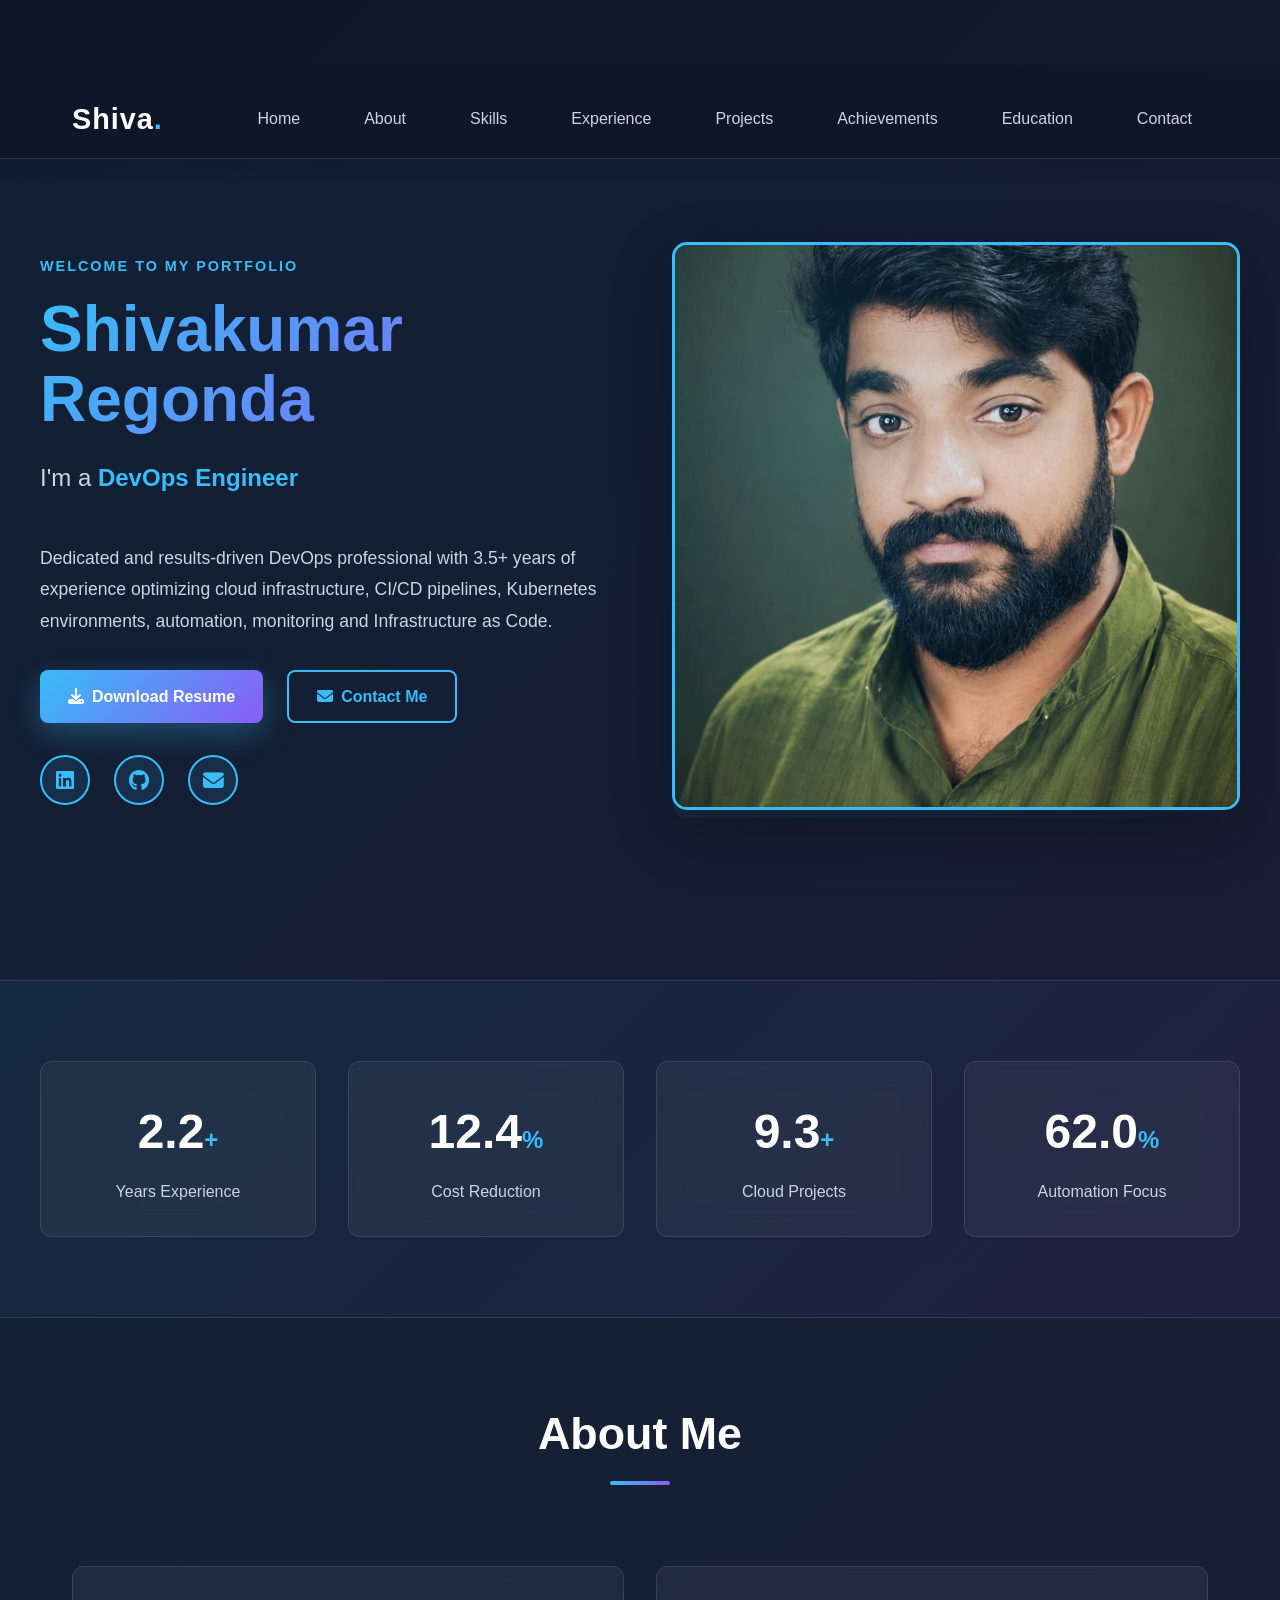
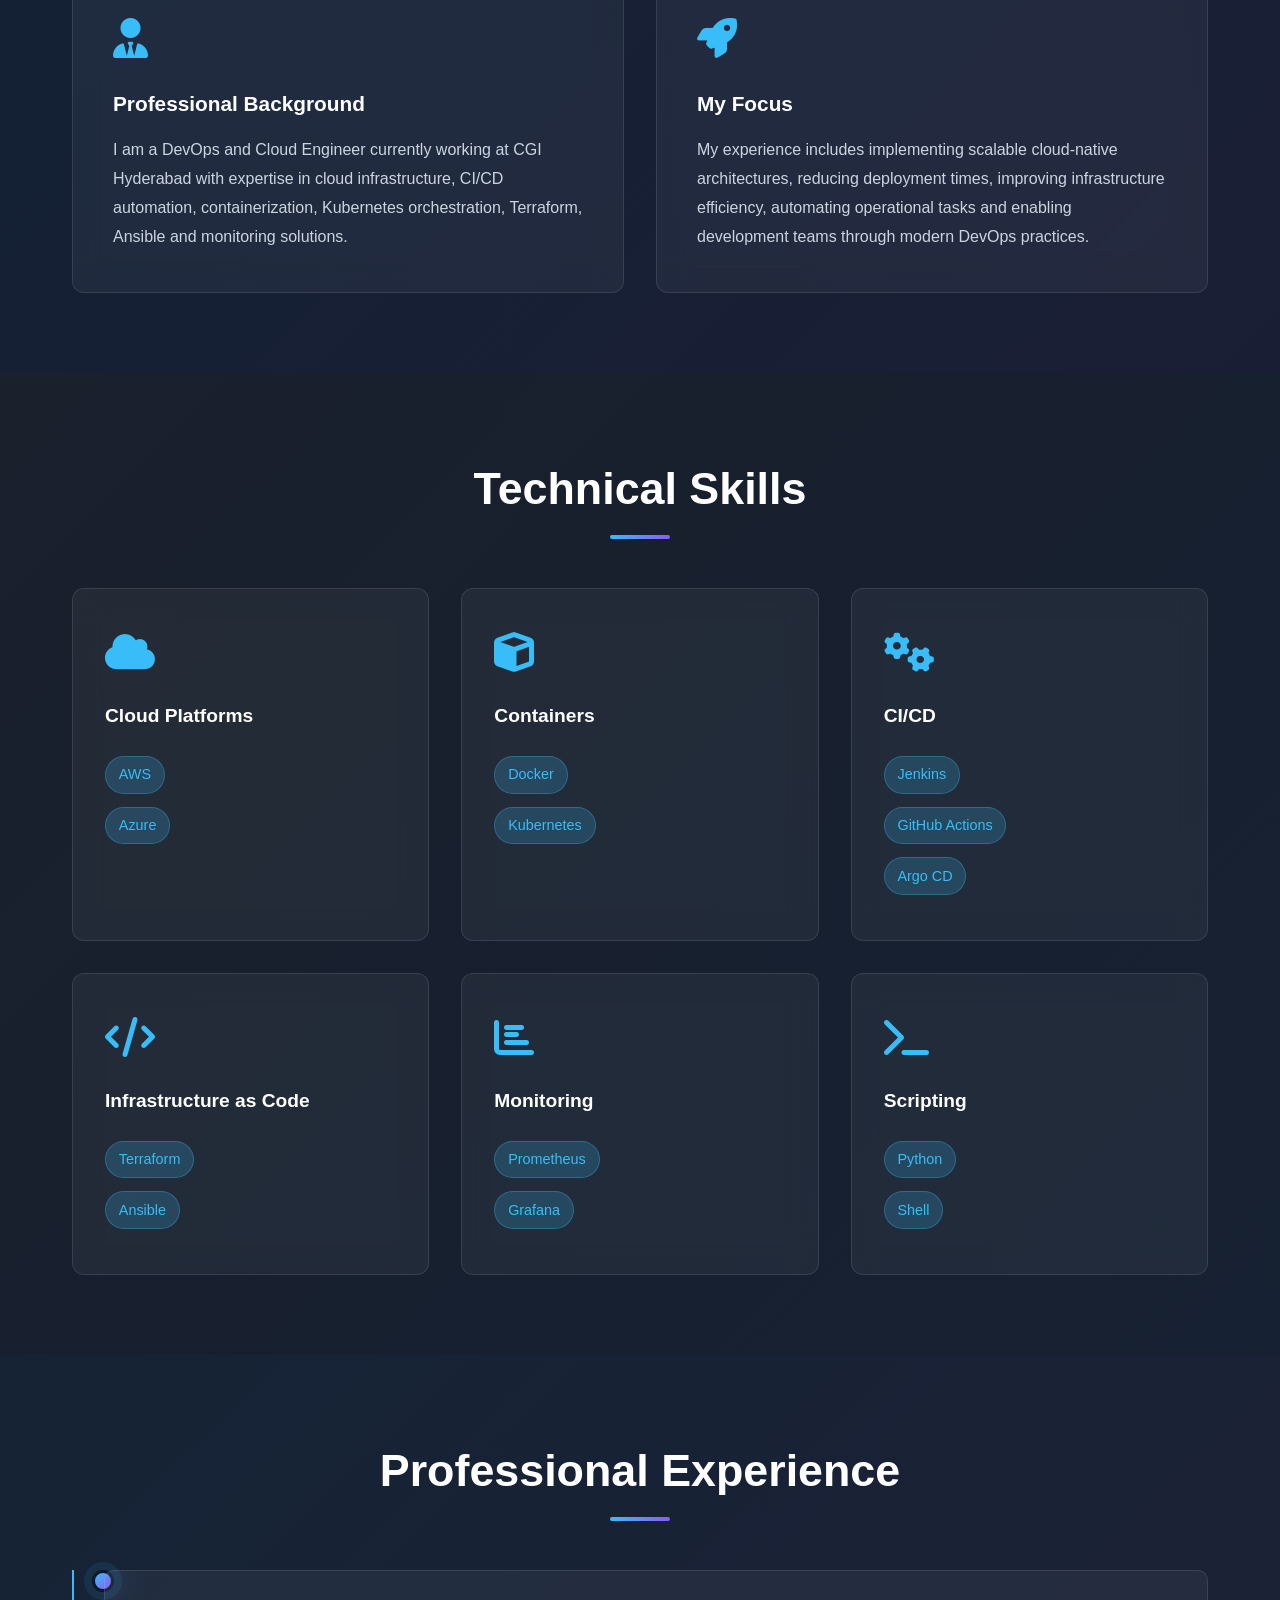
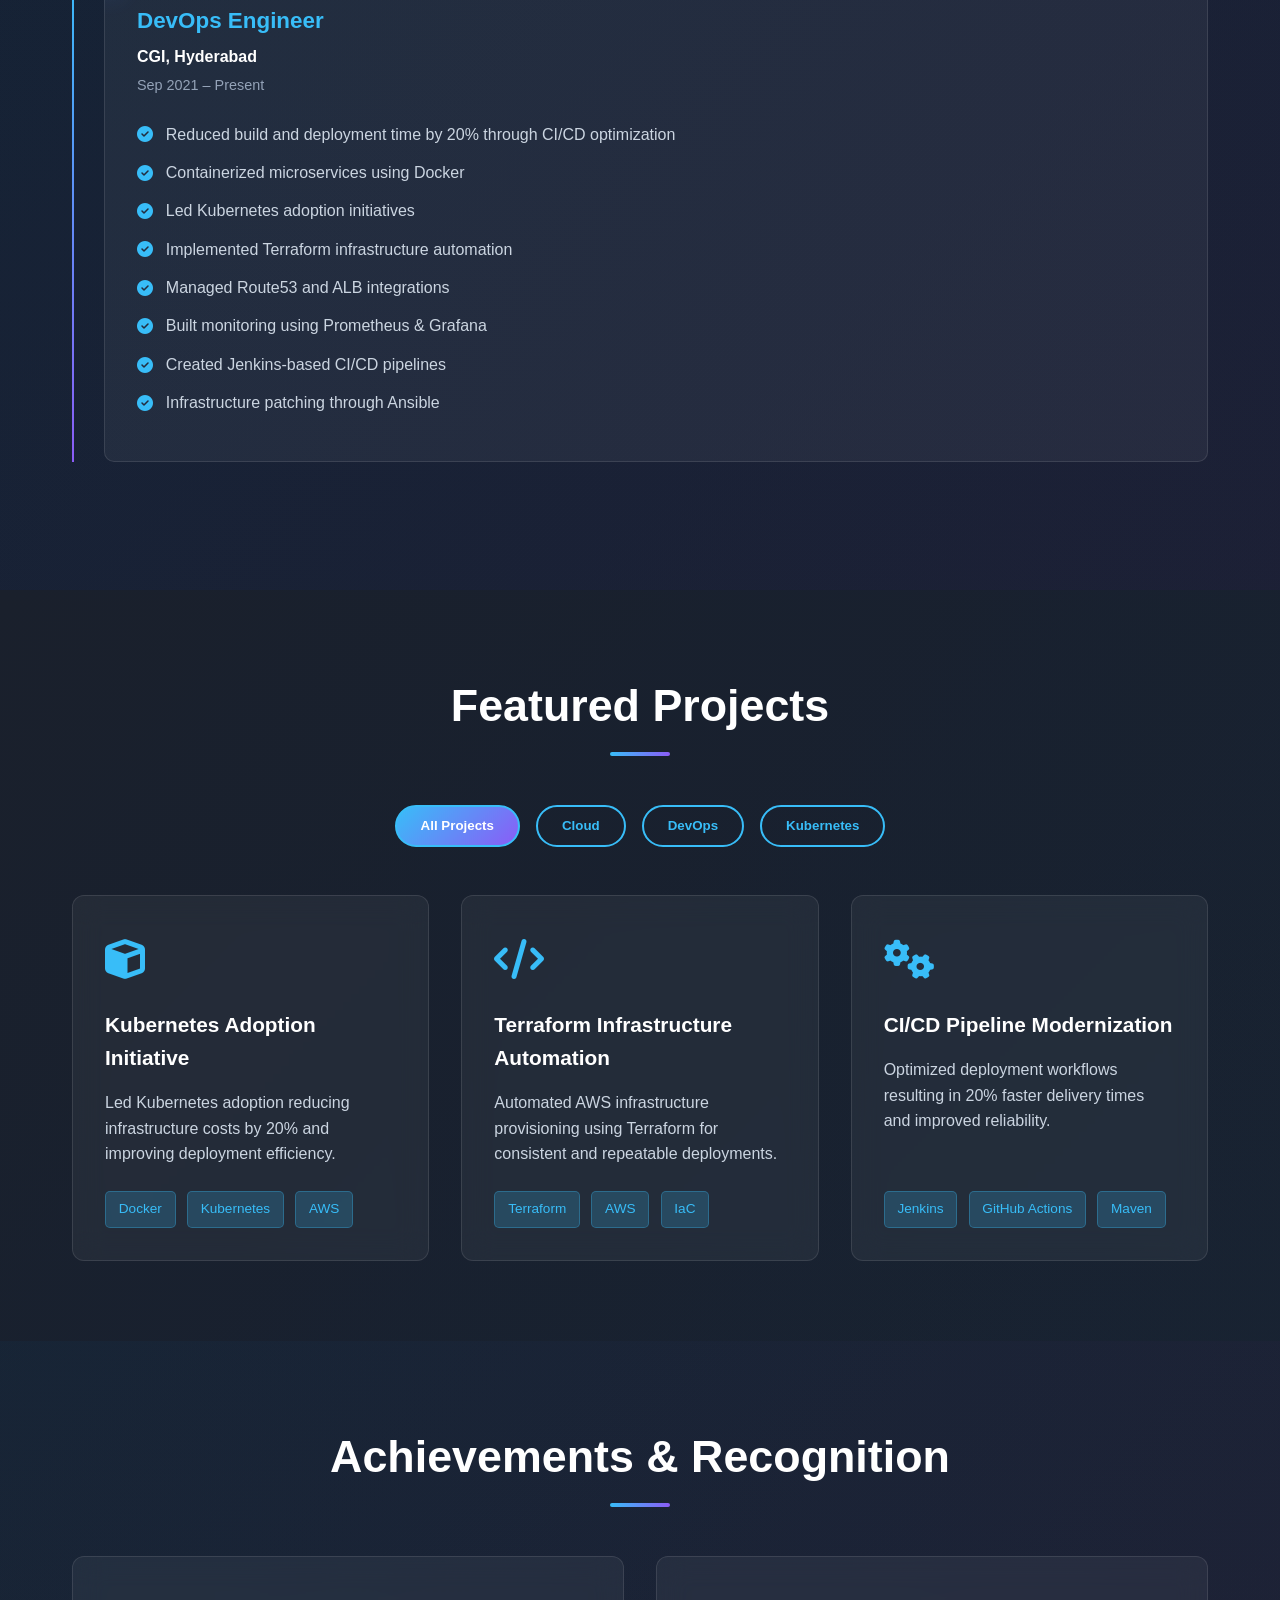
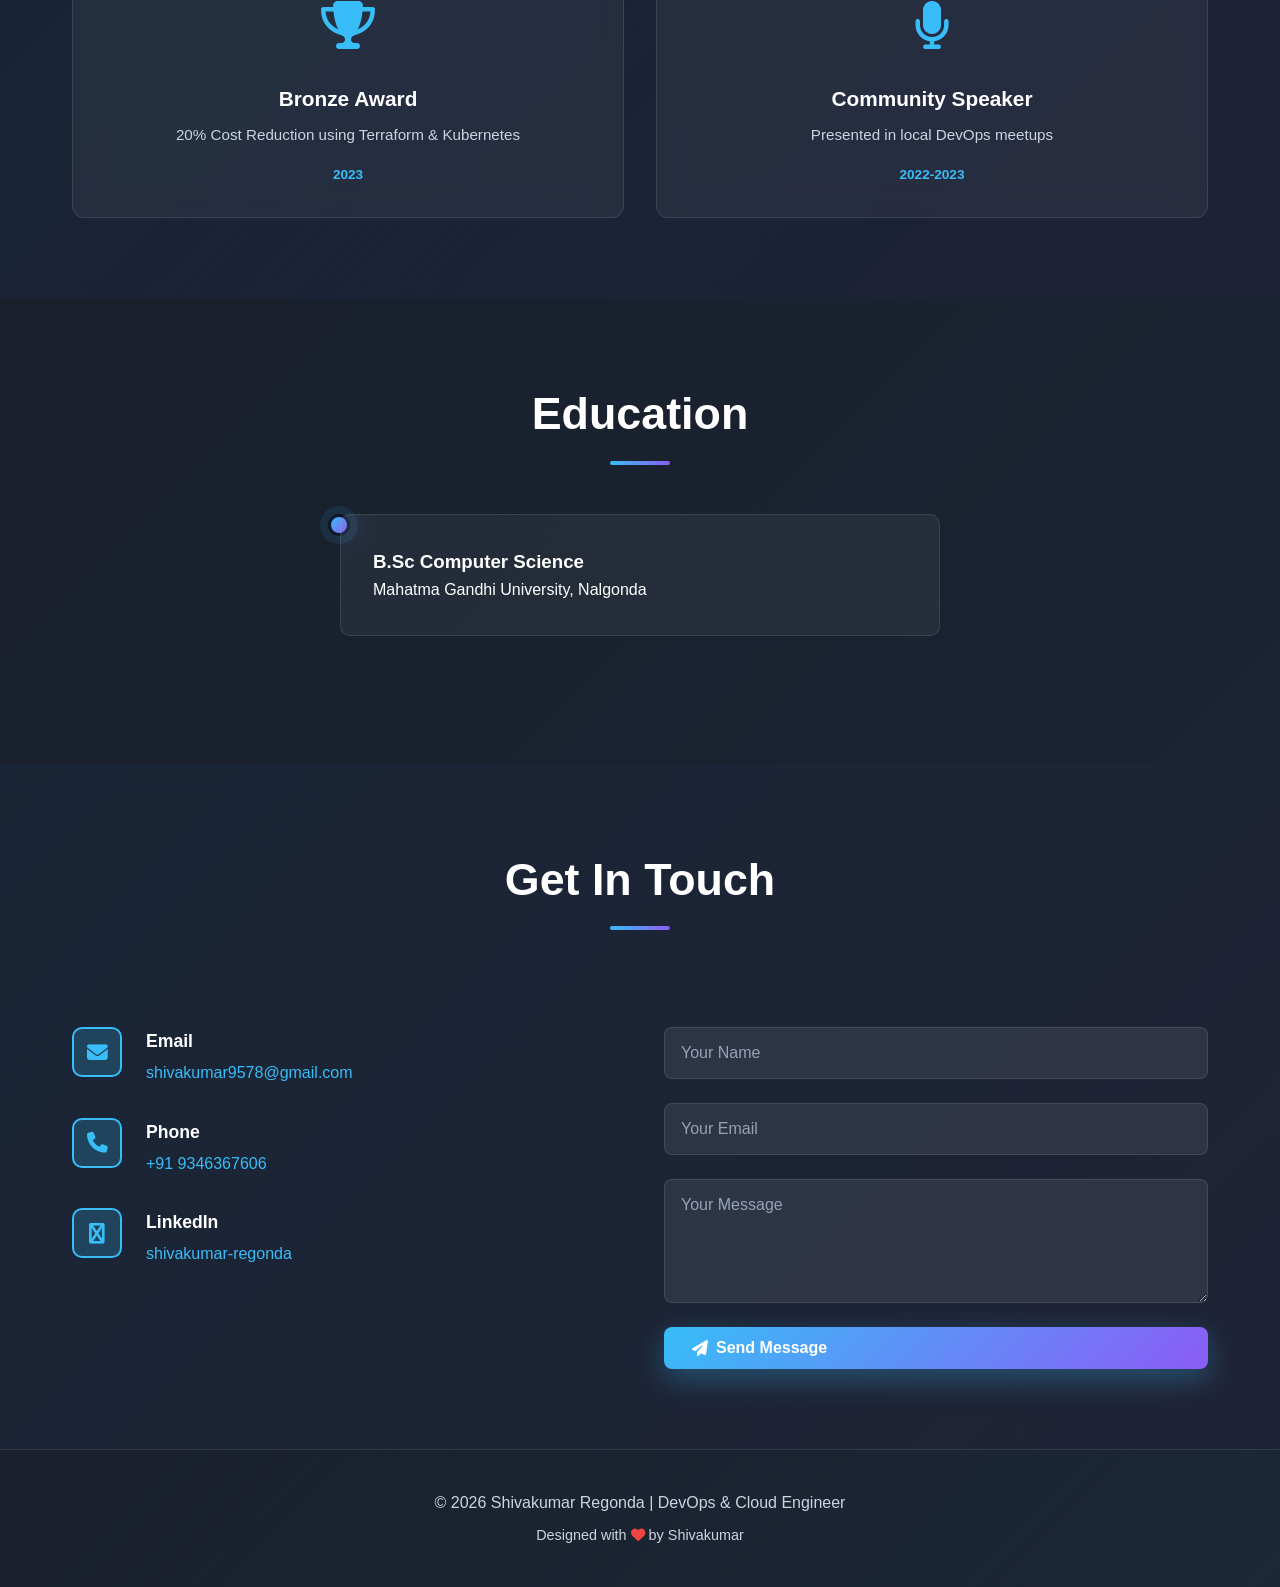
<file: index.html>
<!DOCTYPE html>
<html lang="en">
<head>
<meta charset="UTF-8">
<meta name="viewport" content="width=device-width, initial-scale=1.0">
<meta name="theme-color" content="#0f172a">

<title>Shivakumar Regonda | DevOps & Cloud Engineer</title>

<meta name="description" content="DevOps & Cloud Engineer with 3.5+ years experience in AWS, Azure, Kubernetes, Terraform, Docker, Jenkins and Cloud Infrastructure.">
<meta name="keywords" content="DevOps, Cloud Engineer, AWS, Azure, Kubernetes, Terraform, Docker, Jenkins">
<meta name="author" content="Shivakumar Regonda">

<link rel="stylesheet" href="style.css">
<link rel="stylesheet" href="https://cdnjs.cloudflare.com/ajax/libs/font-awesome/6.5.1/css/all.min.css">
</head>

<body>

<header class="header">
<nav class="navbar">
<div class="nav-container">
<div class="logo">
Shiva<span class="dot">.</span>
</div>

<ul class="nav-links" id="navLinks">
<li><a href="#home" class="nav-link">Home</a></li>
<li><a href="#about" class="nav-link">About</a></li>
<li><a href="#skills" class="nav-link">Skills</a></li>
<li><a href="#experience" class="nav-link">Experience</a></li>
<li><a href="#projects" class="nav-link">Projects</a></li>
<li><a href="#certifications" class="nav-link">Achievements</a></li>
<li><a href="#education" class="nav-link">Education</a></li>
<li><a href="#contact" class="nav-link">Contact</a></li>
</ul>

<div class="menu-toggle" id="menuToggle">
<i class="fas fa-bars"></i>
</div>
</div>
</nav>
</header>

<section id="home" class="hero">
<div class="hero-container">
<div class="hero-content">
<div class="greeting">Welcome to my portfolio</div>
<h1 class="hero-title">Shivakumar Regonda</h1>

<div class="role-container">
<h2 class="hero-subtitle">I'm a <span id="typing" class="typing-text"></span></h2>
</div>

<p class="hero-description">
Dedicated and results-driven DevOps professional with 3.5+ years of experience
optimizing cloud infrastructure, CI/CD pipelines, Kubernetes environments,
automation, monitoring and Infrastructure as Code.
</p>

<div class="hero-buttons">
<a href="assets/resume.pdf" download="resume.pdf" class="btn btn-primary">
<i class="fas fa-download"></i> Download Resume
</a>
<a href="#contact" class="btn btn-secondary">
<i class="fas fa-envelope"></i> Contact Me
</a>
</div>

<div class="social-icons">
<a href="https://www.linkedin.com/in/shivakumar-regonda" target="_blank" rel="noopener" class="social-link" title="LinkedIn">
<i class="fab fa-linkedin"></i>
</a>
<a href="https://github.com" target="_blank" rel="noopener" class="social-link" title="GitHub">
<i class="fab fa-github"></i>
</a>
<a href="mailto:shivakumar9578@gmail.com" class="social-link" title="Email">
<i class="fas fa-envelope"></i>
</a>
</div>
</div>

<div class="hero-image-container">
<div class="image-frame">
<img src="assets/profile.jpg" alt="Shivakumar Regonda - DevOps Engineer" class="profile-image">
<div class="image-overlay"></div>
</div>
</div>
</div>
</section>

<section class="stats">
<div class="stats-container">
<div class="stat-card">
<div class="stat-number">
<span class="counter" data-target="3.5">0</span><span class="counter-unit">+</span>
</div>
<p class="stat-label">Years Experience</p>
</div>

<div class="stat-card">
<div class="stat-number">
<span class="counter" data-target="20">0</span><span class="counter-unit">%</span>
</div>
<p class="stat-label">Cost Reduction</p>
</div>

<div class="stat-card">
<div class="stat-number">
<span class="counter" data-target="15">0</span><span class="counter-unit">+</span>
</div>
<p class="stat-label">Cloud Projects</p>
</div>

<div class="stat-card">
<div class="stat-number">
<span class="counter" data-target="100">0</span><span class="counter-unit">%</span>
</div>
<p class="stat-label">Automation Focus</p>
</div>
</div>
</section>

<section id="about" class="about-section">
<div class="section-container">
<h2 class="section-title">About Me</h2>

<div class="about-content">
<div class="glass-card about-card">
<div class="card-icon">
<i class="fas fa-user-tie"></i>
</div>
<h3>Professional Background</h3>
<p>
I am a DevOps and Cloud Engineer currently working at CGI Hyderabad with expertise in cloud infrastructure, CI/CD automation, containerization, Kubernetes orchestration, Terraform, Ansible and monitoring solutions.
</p>
</div>

<div class="glass-card about-card">
<div class="card-icon">
<i class="fas fa-rocket"></i>
</div>
<h3>My Focus</h3>
<p>
My experience includes implementing scalable cloud-native architectures, reducing deployment times, improving infrastructure efficiency, automating operational tasks and enabling development teams through modern DevOps practices.
</p>
</div>
</div>
</div>
</section>

<section id="skills" class="skills-section">
<div class="section-container">
<h2 class="section-title">Technical Skills</h2>

<div class="skills-grid">

<div class="skill-card">
<div class="skill-icon">
<i class="fas fa-cloud"></i>
</div>
<h3>Cloud Platforms</h3>
<ul>
<li><span class="skill-badge">AWS</span></li>
<li><span class="skill-badge">Azure</span></li>
</ul>
</div>

<div class="skill-card">
<div class="skill-icon">
<i class="fas fa-cube"></i>
</div>
<h3>Containers</h3>
<ul>
<li><span class="skill-badge">Docker</span></li>
<li><span class="skill-badge">Kubernetes</span></li>
</ul>
</div>

<div class="skill-card">
<div class="skill-icon">
<i class="fas fa-cogs"></i>
</div>
<h3>CI/CD</h3>
<ul>
<li><span class="skill-badge">Jenkins</span></li>
<li><span class="skill-badge">GitHub Actions</span></li>
<li><span class="skill-badge">Argo CD</span></li>
</ul>
</div>

<div class="skill-card">
<div class="skill-icon">
<i class="fas fa-code"></i>
</div>
<h3>Infrastructure as Code</h3>
<ul>
<li><span class="skill-badge">Terraform</span></li>
<li><span class="skill-badge">Ansible</span></li>
</ul>
</div>

<div class="skill-card">
<div class="skill-icon">
<i class="fas fa-bar-chart"></i>
</div>
<h3>Monitoring</h3>
<ul>
<li><span class="skill-badge">Prometheus</span></li>
<li><span class="skill-badge">Grafana</span></li>
</ul>
</div>

<div class="skill-card">
<div class="skill-icon">
<i class="fas fa-terminal"></i>
</div>
<h3>Scripting</h3>
<ul>
<li><span class="skill-badge">Python</span></li>
<li><span class="skill-badge">Shell</span></li>
</ul>
</div>

</div>
</div>
</section>

<section id="experience" class="experience-section">
<div class="section-container">
<h2 class="section-title">Professional Experience</h2>

<div class="timeline">

<div class="timeline-item">
<div class="timeline-marker"></div>

<div class="timeline-content">
<div class="timeline-header">
<h3>DevOps Engineer</h3>
<span class="company">CGI, Hyderabad</span>
<span class="period">Sep 2021 – Present</span>
</div>

<ul class="achievements">
<li><i class="fas fa-check-circle"></i> Reduced build and deployment time by 20% through CI/CD optimization</li>
<li><i class="fas fa-check-circle"></i> Containerized microservices using Docker</li>
<li><i class="fas fa-check-circle"></i> Led Kubernetes adoption initiatives</li>
<li><i class="fas fa-check-circle"></i> Implemented Terraform infrastructure automation</li>
<li><i class="fas fa-check-circle"></i> Managed Route53 and ALB integrations</li>
<li><i class="fas fa-check-circle"></i> Built monitoring using Prometheus & Grafana</li>
<li><i class="fas fa-check-circle"></i> Created Jenkins-based CI/CD pipelines</li>
<li><i class="fas fa-check-circle"></i> Infrastructure patching through Ansible</li>
</ul>
</div>

</div>

</div>
</div>
</section>

<section id="projects" class="projects-section">
<div class="section-container">
<h2 class="section-title">Featured Projects</h2>

<div class="project-filters">
<button class="filter-btn active" data-filter="all">All Projects</button>
<button class="filter-btn" data-filter="cloud">Cloud</button>
<button class="filter-btn" data-filter="devops">DevOps</button>
<button class="filter-btn" data-filter="kubernetes">Kubernetes</button>
</div>

<div class="projects-grid">

<div class="project-card devops kubernetes">
<div class="project-icon">
<i class="fas fa-cube"></i>
</div>
<h3>Kubernetes Adoption Initiative</h3>
<p>
Led Kubernetes adoption reducing infrastructure costs by 20% and improving deployment efficiency.
</p>
<div class="tech-stack">
<span class="tech-tag">Docker</span>
<span class="tech-tag">Kubernetes</span>
<span class="tech-tag">AWS</span>
</div>
</div>

<div class="project-card cloud">
<div class="project-icon">
<i class="fas fa-code"></i>
</div>
<h3>Terraform Infrastructure Automation</h3>
<p>
Automated AWS infrastructure provisioning using Terraform for consistent and repeatable deployments.
</p>
<div class="tech-stack">
<span class="tech-tag">Terraform</span>
<span class="tech-tag">AWS</span>
<span class="tech-tag">IaC</span>
</div>
</div>

<div class="project-card devops">
<div class="project-icon">
<i class="fas fa-cogs"></i>
</div>
<h3>CI/CD Pipeline Modernization</h3>
<p>
Optimized deployment workflows resulting in 20% faster delivery times and improved reliability.
</p>
<div class="tech-stack">
<span class="tech-tag">Jenkins</span>
<span class="tech-tag">GitHub Actions</span>
<span class="tech-tag">Maven</span>
</div>
</div>

</div>
</div>
</section>

<section id="certifications" class="achievements-section">
<div class="section-container">
<h2 class="section-title">Achievements & Recognition</h2>

<div class="cert-grid">

<div class="cert-card">
<div class="cert-icon">
<i class="fas fa-trophy"></i>
</div>
<h3>Bronze Award</h3>
<p>20% Cost Reduction using Terraform & Kubernetes</p>
<span class="award-year">2023</span>
</div>

<div class="cert-card">
<div class="cert-icon">
<i class="fas fa-microphone"></i>
</div>
<h3>Community Speaker</h3>
<p>Presented in local DevOps meetups</p>
<span class="award-year">2022-2023</span>
</div>

</div>
</div>
</section>

<section id="education" class="education-section">
<div class="section-container">
<h2 class="section-title">Education</h2>

<div class="education-container">
<div class="timeline-item education-item">
<div class="timeline-marker education-marker"></div>
<div class="timeline-content education-content">
<div class="education-header">
<h3>B.Sc Computer Science</h3>
<span class="institution">Mahatma Gandhi University, Nalgonda</span>
</div>
</div>
</div>
</div>
</div>
</section>

<section id="contact" class="contact-section">
<div class="section-container">
<h2 class="section-title">Get In Touch</h2>

<div class="contact-grid">

<div class="contact-info">
<div class="info-item">
<div class="info-icon">
<i class="fas fa-envelope"></i>
</div>
<div class="info-text">
<h4>Email</h4>
<a href="mailto:shivakumar9578@gmail.com">shivakumar9578@gmail.com</a>
</div>
</div>

<div class="info-item">
<div class="info-icon">
<i class="fas fa-phone"></i>
</div>
<div class="info-text">
<h4>Phone</h4>
<a href="tel:+919346367606">+91 9346367606</a>
</div>
</div>

<div class="info-item">
<div class="info-icon">
<i class="fas fa-linkedin"></i>
</div>
<div class="info-text">
<h4>LinkedIn</h4>
<a href="https://www.linkedin.com/in/shivakumar-regonda" target="_blank" rel="noopener">shivakumar-regonda</a>
</div>
</div>
</div>

<form class="contact-form" id="contactForm">
<div class="form-group">
<input type="text" id="name" placeholder="Your Name" required>
<span class="form-error" id="nameError"></span>
</div>

<div class="form-group">
<input type="email" id="email" placeholder="Your Email" required>
<span class="form-error" id="emailError"></span>
</div>

<div class="form-group">
<textarea id="message" placeholder="Your Message" rows="5" required></textarea>
<span class="form-error" id="messageError"></span>
</div>

<button type="submit" class="btn btn-primary form-submit">
<i class="fas fa-paper-plane"></i> Send Message
</button>
<span class="form-success" id="formSuccess"></span>
</form>

</div>
</div>
</section>

<footer class="footer">
<div class="footer-content">
<p>&copy; 2026 Shivakumar Regonda | DevOps & Cloud Engineer</p>
<p class="footer-text">Designed with <i class="fas fa-heart"></i> by Shivakumar</p>
</div>
</footer>

<button id="scrollTop" class="scroll-top-btn" title="Scroll to top">
<i class="fas fa-arrow-up"></i>
</button>

<script src="script.js"></script>

</body>
</html>
</file>
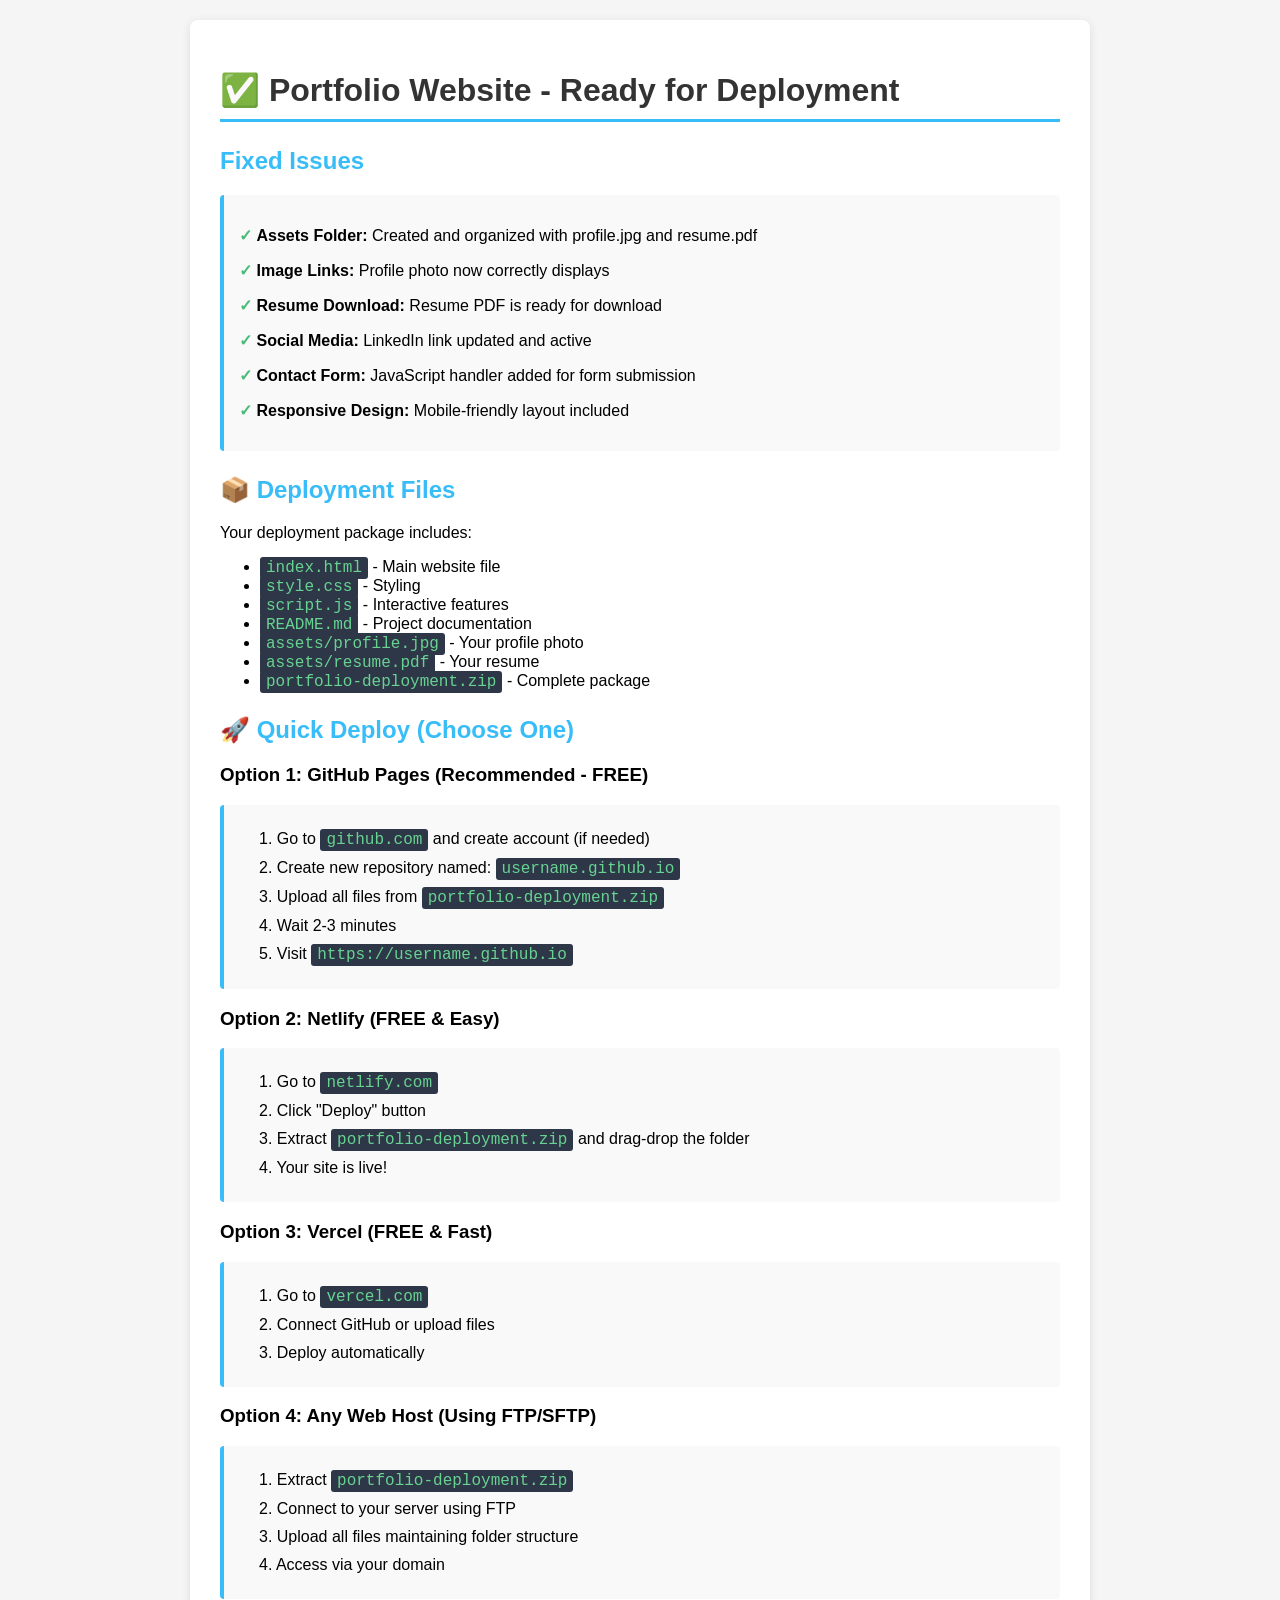
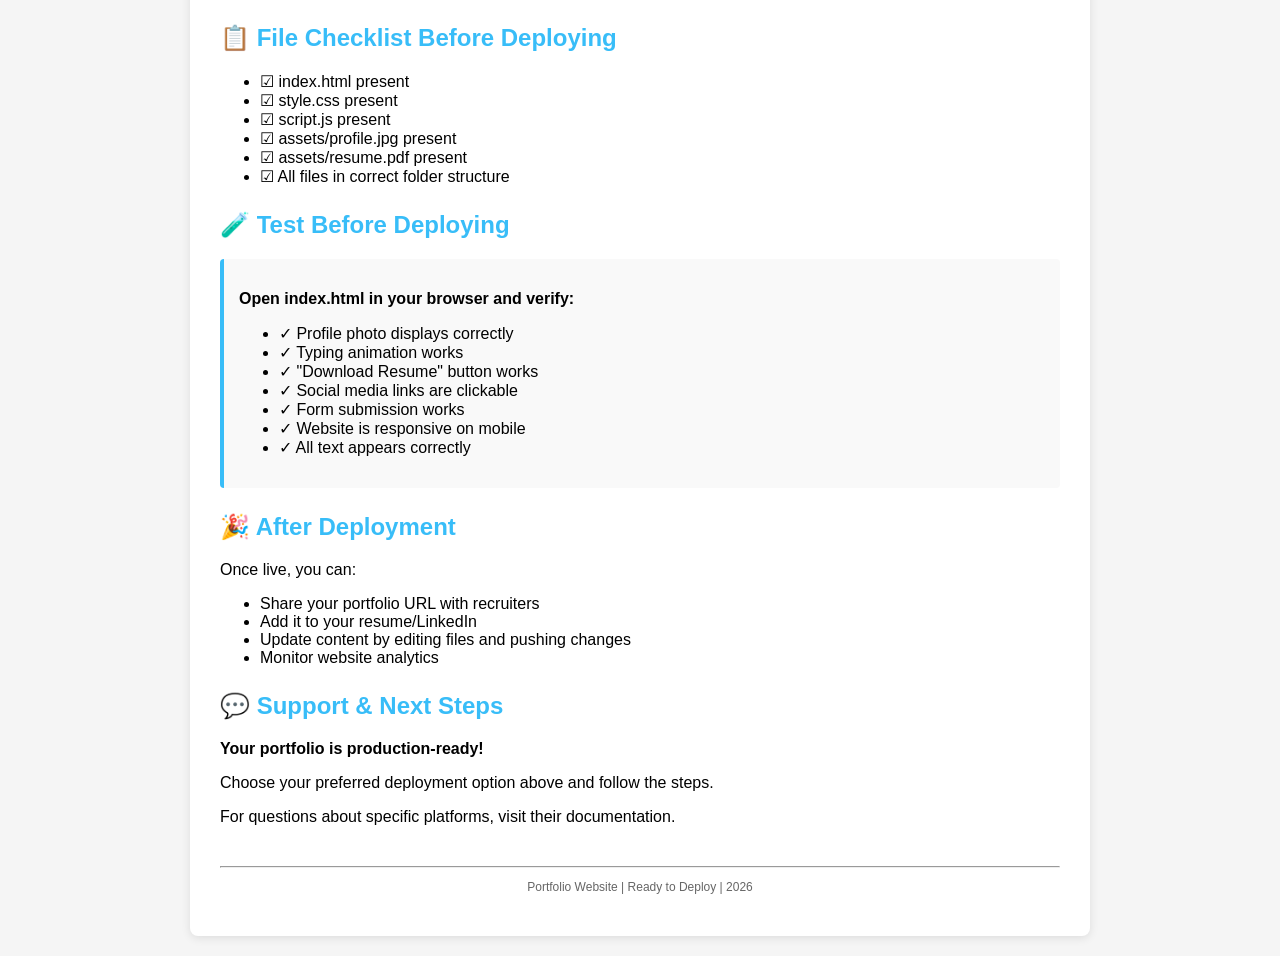
<file: DEPLOYMENT_GUIDE.html>
<!DOCTYPE html>
<html lang="en">
<head>
    <meta charset="UTF-8">
    <meta name="viewport" content="width=device-width, initial-scale=1.0">
    <title>Deployment Instructions</title>
    <style>
        body {
            font-family: Arial, sans-serif;
            max-width: 900px;
            margin: 0 auto;
            padding: 20px;
            background: #f5f5f5;
        }
        .container {
            background: white;
            padding: 30px;
            border-radius: 8px;
            box-shadow: 0 2px 10px rgba(0,0,0,0.1);
        }
        h1 { color: #333; border-bottom: 3px solid #38bdf8; padding-bottom: 10px; }
        h2 { color: #38bdf8; margin-top: 25px; }
        .option {
            background: #f9f9f9;
            border-left: 4px solid #38bdf8;
            padding: 15px;
            margin: 15px 0;
            border-radius: 4px;
        }
        code {
            background: #2d3748;
            color: #68d391;
            padding: 2px 6px;
            border-radius: 3px;
            font-family: 'Courier New', monospace;
        }
        .step {
            margin: 10px 0;
            padding-left: 20px;
        }
        .check { color: #48bb78; font-weight: bold; }
    </style>
</head>
<body>
    <div class="container">
        <h1>✅ Portfolio Website - Ready for Deployment</h1>
        
        <h2>Fixed Issues</h2>
        <div class="option">
            <p><span class="check">✓</span> <strong>Assets Folder:</strong> Created and organized with profile.jpg and resume.pdf</p>
            <p><span class="check">✓</span> <strong>Image Links:</strong> Profile photo now correctly displays</p>
            <p><span class="check">✓</span> <strong>Resume Download:</strong> Resume PDF is ready for download</p>
            <p><span class="check">✓</span> <strong>Social Media:</strong> LinkedIn link updated and active</p>
            <p><span class="check">✓</span> <strong>Contact Form:</strong> JavaScript handler added for form submission</p>
            <p><span class="check">✓</span> <strong>Responsive Design:</strong> Mobile-friendly layout included</p>
        </div>

        <h2>📦 Deployment Files</h2>
        <p>Your deployment package includes:</p>
        <ul>
            <li><code>index.html</code> - Main website file</li>
            <li><code>style.css</code> - Styling</li>
            <li><code>script.js</code> - Interactive features</li>
            <li><code>README.md</code> - Project documentation</li>
            <li><code>assets/profile.jpg</code> - Your profile photo</li>
            <li><code>assets/resume.pdf</code> - Your resume</li>
            <li><code>portfolio-deployment.zip</code> - Complete package</li>
        </ul>

        <h2>🚀 Quick Deploy (Choose One)</h2>

        <h3>Option 1: GitHub Pages (Recommended - FREE)</h3>
        <div class="option">
            <div class="step">1. Go to <code>github.com</code> and create account (if needed)</div>
            <div class="step">2. Create new repository named: <code>username.github.io</code></div>
            <div class="step">3. Upload all files from <code>portfolio-deployment.zip</code></div>
            <div class="step">4. Wait 2-3 minutes</div>
            <div class="step">5. Visit <code>https://username.github.io</code></div>
        </div>

        <h3>Option 2: Netlify (FREE & Easy)</h3>
        <div class="option">
            <div class="step">1. Go to <code>netlify.com</code></div>
            <div class="step">2. Click "Deploy" button</div>
            <div class="step">3. Extract <code>portfolio-deployment.zip</code> and drag-drop the folder</div>
            <div class="step">4. Your site is live!</div>
        </div>

        <h3>Option 3: Vercel (FREE & Fast)</h3>
        <div class="option">
            <div class="step">1. Go to <code>vercel.com</code></div>
            <div class="step">2. Connect GitHub or upload files</div>
            <div class="step">3. Deploy automatically</div>
        </div>

        <h3>Option 4: Any Web Host (Using FTP/SFTP)</h3>
        <div class="option">
            <div class="step">1. Extract <code>portfolio-deployment.zip</code></div>
            <div class="step">2. Connect to your server using FTP</div>
            <div class="step">3. Upload all files maintaining folder structure</div>
            <div class="step">4. Access via your domain</div>
        </div>

        <h2>📋 File Checklist Before Deploying</h2>
        <ul>
            <li>☑ index.html present</li>
            <li>☑ style.css present</li>
            <li>☑ script.js present</li>
            <li>☑ assets/profile.jpg present</li>
            <li>☑ assets/resume.pdf present</li>
            <li>☑ All files in correct folder structure</li>
        </ul>

        <h2>🧪 Test Before Deploying</h2>
        <div class="option">
            <p><strong>Open index.html in your browser and verify:</strong></p>
            <ul>
                <li>✓ Profile photo displays correctly</li>
                <li>✓ Typing animation works</li>
                <li>✓ "Download Resume" button works</li>
                <li>✓ Social media links are clickable</li>
                <li>✓ Form submission works</li>
                <li>✓ Website is responsive on mobile</li>
                <li>✓ All text appears correctly</li>
            </ul>
        </div>

        <h2>🎉 After Deployment</h2>
        <p>Once live, you can:</p>
        <ul>
            <li>Share your portfolio URL with recruiters</li>
            <li>Add it to your resume/LinkedIn</li>
            <li>Update content by editing files and pushing changes</li>
            <li>Monitor website analytics</li>
        </ul>

        <h2>💬 Support & Next Steps</h2>
        <p><strong>Your portfolio is production-ready!</strong></p>
        <p>Choose your preferred deployment option above and follow the steps.</p>
        <p>For questions about specific platforms, visit their documentation.</p>

        <hr style="margin-top: 40px;">
        <p style="text-align: center; color: #666; font-size: 12px;">
            Portfolio Website | Ready to Deploy | 2026
        </p>
    </div>
</body>
</html>
</file>
<file: style.css>
/* ============ ROOT & VARIABLES ============ */
:root {
  --bg: #0f172a;
  --bg-secondary: #1a202c;
  --card: #1e293b;
  --card-hover: #2a3f5f;
  --accent: #38bdf8;
  --accent2: #8b5cf6;
  --text: #ffffff;
  --text-secondary: #cbd5e1;
  --text-muted: #94a3b8;
  --border: rgba(255, 255, 255, 0.1);
  --border-hover: rgba(56, 189, 248, 0.3);
  --shadow: 0 20px 60px rgba(0, 0, 0, 0.3);
  --shadow-sm: 0 10px 30px rgba(0, 0, 0, 0.2);
  --transition: all 0.3s cubic-bezier(0.4, 0, 0.2, 1);
}

/* ============ GLOBAL STYLES ============ */
* {
  margin: 0;
  padding: 0;
  box-sizing: border-box;
}

html {
  scroll-behavior: smooth;
}

body {
  background: linear-gradient(135deg, var(--bg) 0%, var(--bg-secondary) 100%);
  color: var(--text);
  font-family: 'Segoe UI', 'Helvetica Neue', sans-serif;
  font-weight: 400;
  line-height: 1.6;
  overflow-x: hidden;
}

/* ============ HEADER & NAVIGATION ============ */
.header {
  position: fixed;
  width: 100%;
  background: rgba(15, 23, 42, 0.95);
  backdrop-filter: blur(10px);
  border-bottom: 1px solid var(--border);
  z-index: 1000;
  box-shadow: 0 4px 20px rgba(0, 0, 0, 0.1);
  transition: var(--transition);
}

.navbar {
  padding: 1rem 0;
}

.nav-container {
  max-width: 1200px;
  margin: 0 auto;
  display: flex;
  justify-content: space-between;
  align-items: center;
  padding: 0 2rem;
}

.logo {
  font-size: 1.8rem;
  font-weight: 700;
  color: var(--text);
  letter-spacing: 1px;
  transition: var(--transition);
}

.logo:hover {
  color: var(--accent);
}

.logo .dot {
  color: var(--accent);
  animation: blink 2s infinite;
}

@keyframes blink {
  0%, 49%, 100% {
    opacity: 1;
  }
  50%, 99% {
    opacity: 0;
  }
}

.nav-links {
  display: flex;
  list-style: none;
  gap: 2rem;
}

.nav-link {
  color: var(--text-secondary);
  text-decoration: none;
  font-weight: 500;
  padding: 0.5rem 1rem;
  border-radius: 5px;
  transition: var(--transition);
  position: relative;
}

.nav-link::after {
  content: '';
  position: absolute;
  bottom: -2px;
  left: 1rem;
  width: 0;
  height: 2px;
  background: linear-gradient(90deg, var(--accent), var(--accent2));
  transition: width 0.3s ease;
}

.nav-link:hover {
  color: var(--accent);
}

.nav-link:hover::after {
  width: calc(100% - 2rem);
}

.menu-toggle {
  display: none;
  font-size: 1.5rem;
  cursor: pointer;
  color: var(--accent);
}

/* ============ HERO SECTION ============ */
.hero {
  margin-top: 80px;
  min-height: 100vh;
  display: flex;
  align-items: center;
  padding: 60px 2rem;
  background: linear-gradient(135deg, rgba(56, 189, 248, 0.05) 0%, rgba(139, 92, 246, 0.05) 100%);
}

.hero-container {
  max-width: 1200px;
  margin: 0 auto;
  width: 100%;
  display: grid;
  grid-template-columns: 1fr 1fr;
  gap: 4rem;
  align-items: center;
}

.hero-content {
  animation: slideInLeft 0.8s ease-out;
}

@keyframes slideInLeft {
  from {
    opacity: 0;
    transform: translateX(-50px);
  }
  to {
    opacity: 1;
    transform: translateX(0);
  }
}

.greeting {
  font-size: 0.9rem;
  color: var(--accent);
  font-weight: 600;
  letter-spacing: 2px;
  text-transform: uppercase;
  margin-bottom: 1rem;
}

.hero-title {
  font-size: 4rem;
  font-weight: 800;
  line-height: 1.1;
  margin-bottom: 1.5rem;
  background: linear-gradient(135deg, var(--accent) 0%, var(--accent2) 100%);
  -webkit-background-clip: text;
  -webkit-text-fill-color: transparent;
  background-clip: text;
}

.role-container {
  margin: 1.5rem 0;
  min-height: 60px;
}

.hero-subtitle {
  font-size: 1.5rem;
  color: var(--text-secondary);
  font-weight: 500;
}

.typing-text {
  color: var(--accent);
  font-weight: 700;
}

.hero-description {
  font-size: 1.1rem;
  color: var(--text-secondary);
  margin-bottom: 2rem;
  line-height: 1.8;
}

.hero-buttons {
  display: flex;
  gap: 1.5rem;
  margin-bottom: 2rem;
  flex-wrap: wrap;
}

.btn {
  padding: 12px 28px;
  border-radius: 8px;
  text-decoration: none;
  font-weight: 600;
  display: inline-flex;
  align-items: center;
  gap: 0.5rem;
  border: none;
  cursor: pointer;
  transition: var(--transition);
  font-size: 1rem;
}

.btn-primary {
  background: linear-gradient(135deg, var(--accent) 0%, var(--accent2) 100%);
  color: white;
  box-shadow: 0 10px 30px rgba(56, 189, 248, 0.3);
}

.btn-primary:hover {
  transform: translateY(-3px);
  box-shadow: 0 15px 40px rgba(56, 189, 248, 0.4);
}

.btn-secondary {
  background: transparent;
  color: var(--accent);
  border: 2px solid var(--accent);
}

.btn-secondary:hover {
  background: rgba(56, 189, 248, 0.1);
  transform: translateY(-3px);
}

.social-icons {
  display: flex;
  gap: 1.5rem;
}

.social-link {
  width: 50px;
  height: 50px;
  border-radius: 50%;
  background: rgba(56, 189, 248, 0.1);
  border: 2px solid var(--accent);
  display: flex;
  align-items: center;
  justify-content: center;
  color: var(--accent);
  text-decoration: none;
  transition: var(--transition);
  font-size: 1.3rem;
}

.social-link:hover {
  background: linear-gradient(135deg, var(--accent) 0%, var(--accent2) 100%);
  color: white;
  transform: translateY(-5px);
  box-shadow: 0 10px 25px rgba(56, 189, 248, 0.4);
}

.hero-image-container {
  animation: slideInRight 0.8s ease-out;
}

@keyframes slideInRight {
  from {
    opacity: 0;
    transform: translateX(50px);
  }
  to {
    opacity: 1;
    transform: translateX(0);
  }
}

.image-frame {
  position: relative;
  width: 100%;
  aspect-ratio: 1;
}

.profile-image {
  width: 100%;
  height: 100%;
  object-fit: cover;
  border-radius: 15px;
  border: 3px solid var(--accent);
  box-shadow: var(--shadow);
  transition: var(--transition);
}

.image-overlay {
  position: absolute;
  top: 0;
  left: 0;
  width: 100%;
  height: 100%;
  background: radial-gradient(circle at 30% 30%, rgba(56, 189, 248, 0.2), transparent);
  border-radius: 15px;
  pointer-events: none;
}

.profile-image:hover {
  transform: scale(1.05);
  box-shadow: 0 25px 50px rgba(56, 189, 248, 0.4);
}

/* ============ STATS SECTION ============ */
.stats {
  background: linear-gradient(135deg, rgba(56, 189, 248, 0.1) 0%, rgba(139, 92, 246, 0.1) 100%);
  padding: 80px 2rem;
  border-top: 1px solid var(--border);
  border-bottom: 1px solid var(--border);
}

.stats-container {
  max-width: 1200px;
  margin: 0 auto;
  display: grid;
  grid-template-columns: repeat(auto-fit, minmax(250px, 1fr));
  gap: 2rem;
}

.stat-card {
  background: rgba(255, 255, 255, 0.05);
  backdrop-filter: blur(15px);
  padding: 2rem;
  border-radius: 12px;
  border: 1px solid var(--border);
  text-align: center;
  transition: var(--transition);
}

.stat-card:hover {
  background: rgba(56, 189, 248, 0.1);
  border-color: var(--border-hover);
  transform: translateY(-5px);
}

.stat-number {
  font-size: 3rem;
  font-weight: 800;
  margin-bottom: 0.5rem;
}

.counter-unit {
  font-size: 1.5rem;
  color: var(--accent);
}

.stat-label {
  color: var(--text-secondary);
  font-weight: 500;
  font-size: 1rem;
}

/* ============ SECTION STYLES ============ */
.section-container {
  max-width: 1200px;
  margin: 0 auto;
  padding: 0 2rem;
}

section {
  padding: 80px 2rem;
}

.section-title {
  text-align: center;
  font-size: 2.8rem;
  font-weight: 800;
  margin-bottom: 4rem;
  position: relative;
  display: inline-block;
  width: 100%;
}

.section-title::after {
  content: '';
  position: absolute;
  bottom: -15px;
  left: 50%;
  transform: translateX(-50%);
  width: 60px;
  height: 4px;
  background: linear-gradient(90deg, var(--accent), var(--accent2));
  border-radius: 2px;
}

/* ============ ABOUT SECTION ============ */
.about-section {
  background: linear-gradient(135deg, rgba(56, 189, 248, 0.05) 0%, rgba(139, 92, 246, 0.05) 100%);
}

.about-content {
  display: grid;
  grid-template-columns: repeat(auto-fit, minmax(300px, 1fr));
  gap: 2rem;
  margin-top: 2rem;
}

.about-card {
  position: relative;
  padding: 2.5rem;
  border-left: 4px solid var(--accent);
}

.card-icon {
  font-size: 2.5rem;
  color: var(--accent);
  margin-bottom: 1rem;
}

.about-card h3 {
  font-size: 1.3rem;
  margin-bottom: 1rem;
  color: var(--text);
}

.about-card p {
  color: var(--text-secondary);
  line-height: 1.8;
}

.glass-card {
  background: rgba(255, 255, 255, 0.05);
  backdrop-filter: blur(15px);
  padding: 2.5rem;
  border-radius: 12px;
  border: 1px solid var(--border);
  transition: var(--transition);
}

.glass-card:hover {
  background: rgba(56, 189, 248, 0.1);
  border-color: var(--border-hover);
  transform: translateY(-5px);
}

/* ============ SKILLS SECTION ============ */
.skills-section {
  background: linear-gradient(135deg, var(--bg-secondary) 0%, rgba(56, 189, 248, 0.03) 100%);
}

.skills-grid {
  display: grid;
  grid-template-columns: repeat(auto-fit, minmax(280px, 1fr));
  gap: 2rem;
}

.skill-card {
  background: rgba(255, 255, 255, 0.05);
  backdrop-filter: blur(15px);
  padding: 2rem;
  border-radius: 12px;
  border: 1px solid var(--border);
  transition: var(--transition);
  cursor: pointer;
}

.skill-card:hover {
  background: rgba(56, 189, 248, 0.15);
  border-color: var(--accent);
  transform: translateY(-8px);
  box-shadow: 0 15px 40px rgba(56, 189, 248, 0.2);
}

.skill-icon {
  font-size: 2.5rem;
  color: var(--accent);
  margin-bottom: 1rem;
}

.skill-card h3 {
  font-size: 1.2rem;
  margin-bottom: 1.5rem;
  color: var(--text);
  font-weight: 600;
}

.skill-card ul {
  list-style: none;
}

.skill-card li {
  margin-bottom: 0.8rem;
}

.skill-badge {
  display: inline-block;
  background: rgba(56, 189, 248, 0.2);
  color: var(--accent);
  padding: 0.4rem 0.8rem;
  border-radius: 20px;
  font-size: 0.9rem;
  font-weight: 500;
  border: 1px solid rgba(56, 189, 248, 0.3);
  transition: var(--transition);
}

.skill-badge:hover {
  background: var(--accent);
  color: var(--bg);
}

/* ============ EXPERIENCE SECTION ============ */
.experience-section {
  background: linear-gradient(135deg, rgba(56, 189, 248, 0.05) 0%, rgba(139, 92, 246, 0.05) 100%);
}

.timeline {
  position: relative;
  padding-left: 2rem;
}

.timeline::before {
  content: '';
  position: absolute;
  left: 0;
  top: 0;
  bottom: 0;
  width: 2px;
  background: linear-gradient(180deg, var(--accent) 0%, var(--accent2) 100%);
}

.timeline-item {
  margin-bottom: 3rem;
  position: relative;
}

.timeline-marker {
  position: absolute;
  left: -12px;
  top: 0;
  width: 22px;
  height: 22px;
  border-radius: 50%;
  background: linear-gradient(135deg, var(--accent) 0%, var(--accent2) 100%);
  border: 3px solid var(--bg);
  box-shadow: 0 0 0 8px rgba(56, 189, 248, 0.1);
}

.timeline-content {
  background: rgba(255, 255, 255, 0.05);
  backdrop-filter: blur(15px);
  padding: 2rem;
  border-radius: 10px;
  border: 1px solid var(--border);
}

.timeline-header {
  margin-bottom: 1.5rem;
}

.timeline-header h3 {
  font-size: 1.4rem;
  color: var(--accent);
  margin-bottom: 0.3rem;
}

.company {
  display: block;
  color: var(--text);
  font-weight: 600;
  margin-bottom: 0.3rem;
}

.period {
  display: block;
  color: var(--text-muted);
  font-size: 0.9rem;
}

.achievements {
  list-style: none;
}

.achievements li {
  color: var(--text-secondary);
  margin-bottom: 0.8rem;
  display: flex;
  align-items: flex-start;
  gap: 0.8rem;
}

.achievements li i {
  color: var(--accent);
  margin-top: 0.3rem;
  flex-shrink: 0;
}

/* ============ PROJECTS SECTION ============ */
.projects-section {
  background: linear-gradient(135deg, var(--bg-secondary) 0%, rgba(56, 189, 248, 0.03) 100%);
}

.project-filters {
  display: flex;
  justify-content: center;
  gap: 1rem;
  margin-bottom: 3rem;
  flex-wrap: wrap;
}

.filter-btn {
  padding: 0.7rem 1.5rem;
  border: 2px solid var(--accent);
  background: transparent;
  color: var(--accent);
  border-radius: 25px;
  cursor: pointer;
  font-weight: 600;
  transition: var(--transition);
}

.filter-btn.active,
.filter-btn:hover {
  background: linear-gradient(135deg, var(--accent) 0%, var(--accent2) 100%);
  color: white;
}

.projects-grid {
  display: grid;
  grid-template-columns: repeat(auto-fit, minmax(320px, 1fr));
  gap: 2rem;
}

.project-card {
  background: rgba(255, 255, 255, 0.05);
  backdrop-filter: blur(15px);
  padding: 2rem;
  border-radius: 12px;
  border: 1px solid var(--border);
  transition: var(--transition);
  display: flex;
  flex-direction: column;
}

.project-card:hover {
  background: rgba(56, 189, 248, 0.15);
  border-color: var(--accent);
  transform: translateY(-10px);
  box-shadow: 0 20px 50px rgba(56, 189, 248, 0.3);
}

.project-icon {
  font-size: 2.5rem;
  color: var(--accent);
  margin-bottom: 1rem;
}

.project-card h3 {
  font-size: 1.3rem;
  margin-bottom: 1rem;
  color: var(--text);
  font-weight: 600;
}

.project-card p {
  color: var(--text-secondary);
  margin-bottom: 1.5rem;
  flex-grow: 1;
  line-height: 1.6;
}

.tech-stack {
  display: flex;
  flex-wrap: wrap;
  gap: 0.7rem;
  margin-top: auto;
}

.tech-tag {
  display: inline-block;
  background: rgba(56, 189, 248, 0.2);
  color: var(--accent);
  padding: 0.4rem 0.8rem;
  border-radius: 5px;
  font-size: 0.85rem;
  font-weight: 500;
  border: 1px solid rgba(56, 189, 248, 0.3);
  transition: var(--transition);
}

.tech-tag:hover {
  background: var(--accent);
  color: var(--bg);
}

/* ============ ACHIEVEMENTS SECTION ============ */
.achievements-section {
  background: linear-gradient(135deg, rgba(56, 189, 248, 0.05) 0%, rgba(139, 92, 246, 0.05) 100%);
}

.cert-grid {
  display: grid;
  grid-template-columns: repeat(auto-fit, minmax(280px, 1fr));
  gap: 2rem;
}

.cert-card {
  background: rgba(255, 255, 255, 0.05);
  backdrop-filter: blur(15px);
  padding: 2rem;
  border-radius: 12px;
  border: 1px solid var(--border);
  text-align: center;
  transition: var(--transition);
  position: relative;
  overflow: hidden;
}

.cert-card::before {
  content: '';
  position: absolute;
  top: -50%;
  right: -50%;
  width: 200%;
  height: 200%;
  background: radial-gradient(circle, rgba(56, 189, 248, 0.3), transparent);
  opacity: 0;
  transition: opacity 0.3s ease;
}

.cert-card:hover {
  border-color: var(--accent);
  transform: translateY(-8px);
  box-shadow: 0 15px 40px rgba(56, 189, 248, 0.2);
}

.cert-card:hover::before {
  opacity: 1;
}

.cert-icon {
  font-size: 3rem;
  color: var(--accent);
  margin-bottom: 1rem;
}

.cert-card h3 {
  font-size: 1.3rem;
  margin-bottom: 0.5rem;
  color: var(--text);
  font-weight: 600;
}

.cert-card p {
  color: var(--text-secondary);
  margin-bottom: 1rem;
  font-size: 0.95rem;
}

.award-year {
  display: block;
  color: var(--accent);
  font-size: 0.85rem;
  font-weight: 600;
}

/* ============ EDUCATION SECTION ============ */
.education-section {
  background: linear-gradient(135deg, var(--bg-secondary) 0%, rgba(56, 189, 248, 0.03) 100%);
}

.education-container {
  max-width: 600px;
  margin: 0 auto;
}

/* ============ CONTACT SECTION ============ */
.contact-section {
  background: linear-gradient(135deg, rgba(56, 189, 248, 0.05) 0%, rgba(139, 92, 246, 0.05) 100%);
}

.contact-grid {
  display: grid;
  grid-template-columns: 1fr 1fr;
  gap: 3rem;
  margin-top: 3rem;
}

.contact-info {
  display: flex;
  flex-direction: column;
  gap: 2rem;
}

.info-item {
  display: flex;
  align-items: flex-start;
  gap: 1.5rem;
}

.info-icon {
  width: 50px;
  height: 50px;
  background: rgba(56, 189, 248, 0.2);
  border: 2px solid var(--accent);
  border-radius: 10px;
  display: flex;
  align-items: center;
  justify-content: center;
  color: var(--accent);
  font-size: 1.3rem;
  flex-shrink: 0;
}

.info-text h4 {
  color: var(--text);
  margin-bottom: 0.3rem;
  font-size: 1.1rem;
}

.info-text a {
  color: var(--accent);
  text-decoration: none;
  transition: var(--transition);
}

.info-text a:hover {
  color: var(--accent2);
}

.contact-form {
  display: flex;
  flex-direction: column;
  gap: 1.5rem;
}

.form-group {
  position: relative;
  display: flex;
  flex-direction: column;
}

.contact-form input,
.contact-form textarea {
  width: 100%;
  padding: 1rem;
  background: rgba(255, 255, 255, 0.08);
  border: 1px solid var(--border);
  color: var(--text);
  border-radius: 8px;
  font-family: inherit;
  font-size: 1rem;
  transition: var(--transition);
}

.contact-form input::placeholder,
.contact-form textarea::placeholder {
  color: var(--text-muted);
}

.contact-form input:focus,
.contact-form textarea:focus {
  outline: none;
  background: rgba(56, 189, 248, 0.1);
  border-color: var(--accent);
  box-shadow: 0 0 0 3px rgba(56, 189, 248, 0.1);
}

.form-error {
  color: #f87171;
  font-size: 0.85rem;
  margin-top: 0.3rem;
  display: none;
}

.form-error.show {
  display: block;
}

.form-success {
  color: #4ade80;
  font-size: 0.95rem;
  text-align: center;
  display: none;
}

.form-success.show {
  display: block;
}

.form-submit {
  width: 100%;
}

/* ============ FOOTER ============ */
.footer {
  background: linear-gradient(135deg, var(--bg-secondary) 0%, rgba(56, 189, 248, 0.05) 100%);
  border-top: 1px solid var(--border);
  padding: 2rem;
}

.footer-content {
  max-width: 1200px;
  margin: 0 auto;
  text-align: center;
}

.footer-content p {
  color: var(--text-secondary);
  margin: 0.5rem 0;
}

.footer-text {
  font-size: 0.9rem;
}

.footer-text i {
  color: #ef4444;
  animation: heartBeat 1.3s infinite;
}

@keyframes heartBeat {
  0%, 100% {
    transform: scale(1);
  }
  50% {
    transform: scale(1.2);
  }
}

/* ============ SCROLL TOP BUTTON ============ */
.scroll-top-btn {
  position: fixed;
  bottom: 30px;
  right: 30px;
  width: 50px;
  height: 50px;
  background: linear-gradient(135deg, var(--accent) 0%, var(--accent2) 100%);
  color: white;
  border: none;
  border-radius: 50%;
  cursor: pointer;
  display: none;
  align-items: center;
  justify-content: center;
  font-size: 1.2rem;
  box-shadow: 0 10px 30px rgba(56, 189, 248, 0.4);
  transition: var(--transition);
  z-index: 999;
}

.scroll-top-btn.show {
  display: flex;
}

.scroll-top-btn:hover {
  transform: translateY(-5px);
  box-shadow: 0 15px 40px rgba(56, 189, 248, 0.5);
}

/* ============ ANIMATIONS ============ */
.show {
  animation: fadeInUp 0.6s ease-out forwards !important;
}

@keyframes fadeInUp {
  from {
    opacity: 0;
    transform: translateY(30px);
  }
  to {
    opacity: 1;
    transform: translateY(0);
  }
}

/* ============ RESPONSIVE DESIGN ============ */
@media (max-width: 768px) {
  .nav-links {
    display: none;
    position: absolute;
    top: 100%;
    left: 0;
    width: 100%;
    flex-direction: column;
    background: rgba(15, 23, 42, 0.98);
    border-bottom: 1px solid var(--border);
    gap: 0;
  }

  .nav-links.active {
    display: flex;
  }

  .nav-link {
    padding: 1rem;
    border-radius: 0;
  }

  .nav-link::after {
    display: none;
  }

  .menu-toggle {
    display: block;
  }

  .hero {
    margin-top: 70px;
    padding: 40px 1rem;
  }

  .hero-container {
    grid-template-columns: 1fr;
    gap: 2rem;
  }

  .hero-title {
    font-size: 2.5rem;
  }

  .hero-subtitle {
    font-size: 1.2rem;
  }

  .hero-buttons {
    flex-direction: column;
  }

  .btn {
    width: 100%;
    justify-content: center;
  }

  .section-title {
    font-size: 2rem;
  }

  .contact-grid {
    grid-template-columns: 1fr;
  }

  section {
    padding: 60px 1rem;
  }

  .skills-grid,
  .projects-grid,
  .cert-grid {
    grid-template-columns: 1fr;
  }
}
</file>
